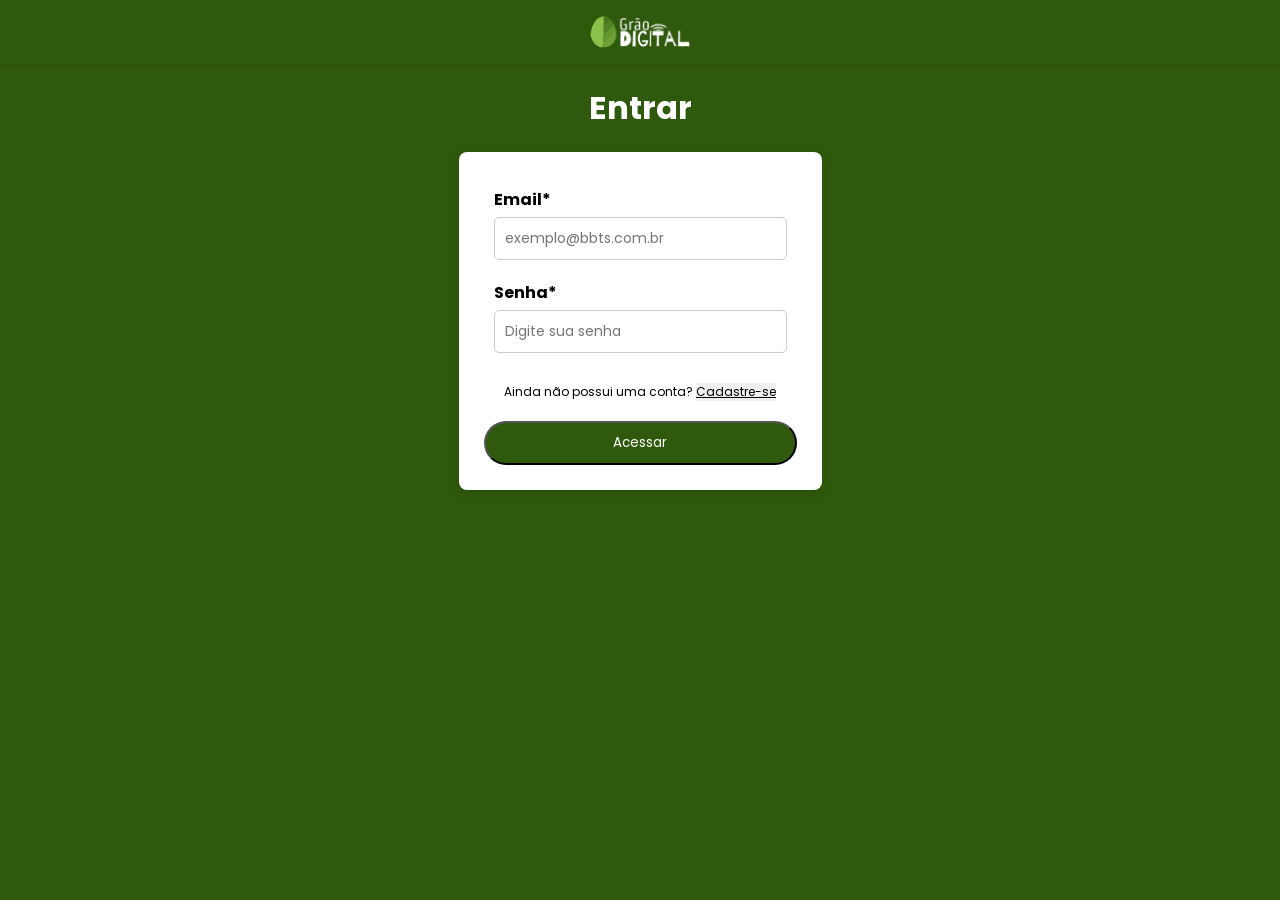
<file: index.html>
<!DOCTYPE html>
<html lang="en">
<head>
    <meta charset="UTF-8">
    <meta name="viewport" content="width=device-width, initial-scale=1.0">
    <title>Login</title>
     <link
      href="https://fonts.googleapis.com/css2?family=Poppins:wght@300;400;700&display=swap"
      rel="stylesheet"/>
    <link rel="stylesheet" href="../css/style.css">
</head>
<body>
    <header class="header">
        <div class="logo">
            <img src="../assests/imgs/logo.png" alt="logo" class="logo">
        </div>
    </header>

    <h1>Entrar</h1>
    
    <div class="container"> 
        <form class="container-2">       
            <div class="forms-geral">
                <div class="form">
                    <label>Email*</label>
                    <input type="email" id="email" placeholder="exemplo@bbts.com.br">
                </div>
                        
                <div class="form">
                    <label>Senha*</label>
                    <input type="password" id="senha" placeholder="Digite sua senha">                   
                </div>
            </div>
            <div class="texto-cadastro">
            Ainda não possui uma conta? 
            <button type="button" id="botao-cadastro" class="botao-cadastro">Cadastre-se</button> 
            </div>        
            <button type="button" id="botao-acessar" class="botao-acessar">Acessar</button> 
        </form>
    
    
    <div>  
    <script src="../js/script.js"></script>
</body>
</html>
</file>
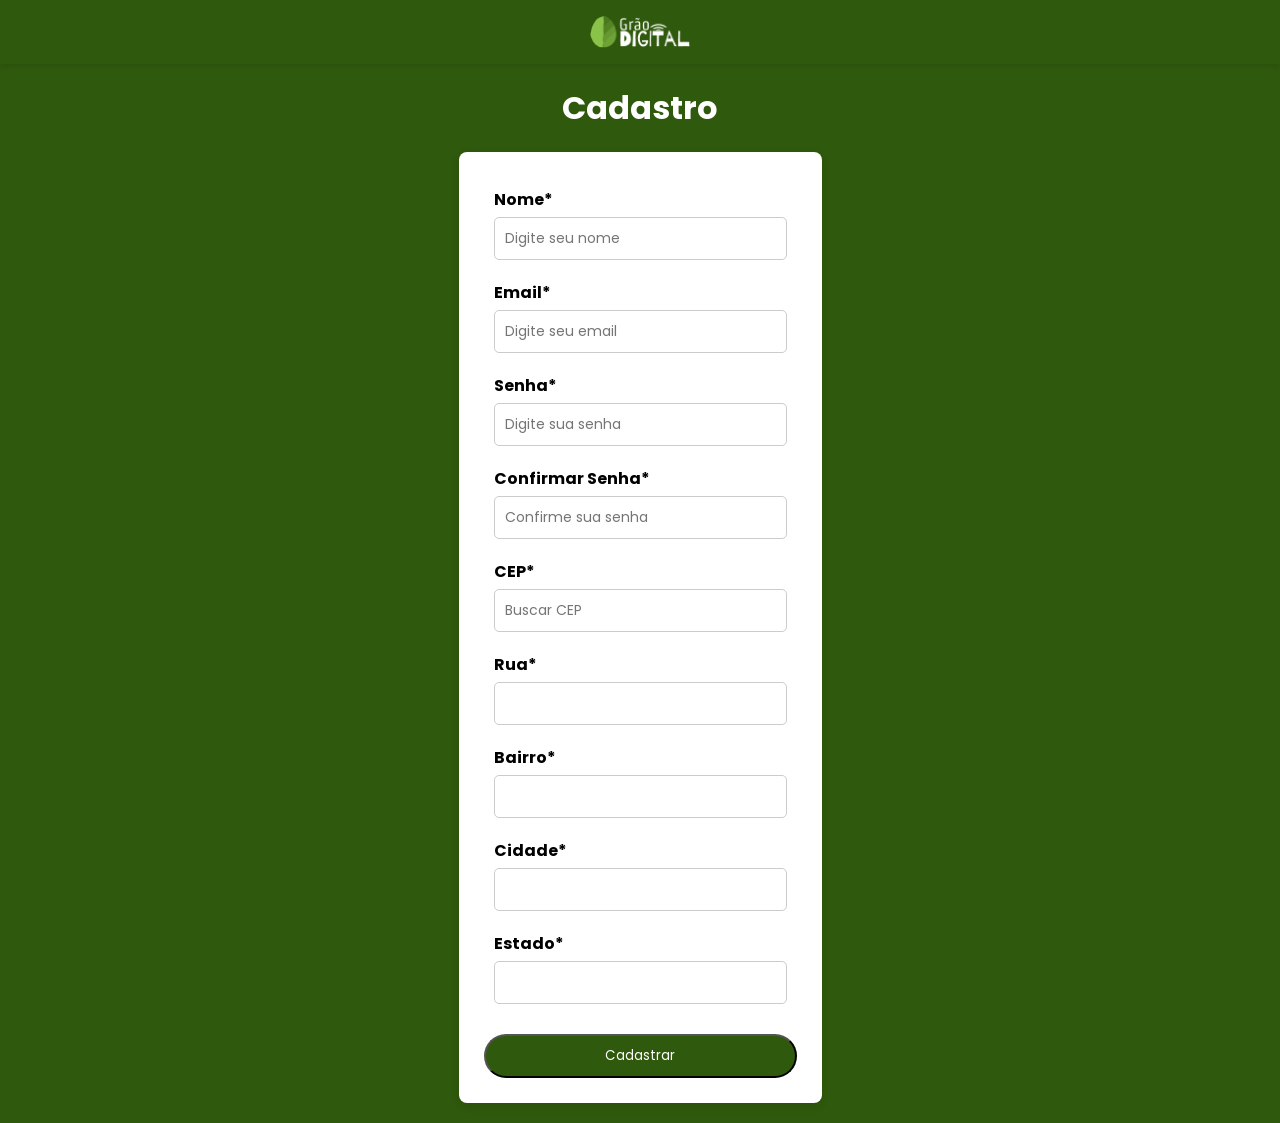
<file: cadastro.html>
<!DOCTYPE html>
<html lang="en">
<head>
    <meta charset="UTF-8">
    <meta name="viewport" content="width=device-width, initial-scale=1.0">
    <title>Cadastrar</title>
    <link
      href="https://fonts.googleapis.com/css2?family=Poppins:wght@300;400;700&display=swap"
      rel="stylesheet"/>
    <link rel="stylesheet" href="./style.css">
</head>

<body>
    <header class="header">
        <div class="logo">
            <img src="./assests/imgs/logo.png" alt="logo" class="logo">
        </div>
    </header>
    
    <h1>Cadastro</h1>
    <div class="container">
        <form class="container-2">           
            <div class="formulario">
                <div class="form">
                <label>Nome*</label>
                <input type="text" id="nome" name="nome" required placeholder="Digite seu nome">
                </div>

                <div class="form">
                <label>Email*</label>
                <input type="email" id="email" name="email" required placeholder="Digite seu email">
                </div>

                <div class="form">
                <label>Senha*</label>
                <input type="password" id="senha" name="senha" required placeholder="Digite sua senha">
                </div>

                <div class="form">
                <label>Confirmar Senha*</label>
                <input type="password" id="confirmar-senha" name="confirmar-senha" required placeholder="Confirme sua senha">
                </div>

                <div class="form">
                <label>CEP*</label>
                <input type="text" id="cep" name="cep" maxlength="9" placeholder="Buscar CEP">
                </div>

                <div class="form">
                <label>Rua*</label>
                <input type="text" id="rua" name="rua" required>
                </div>

                <div class="form">
                <label>Bairro*</label>
                <input type="text" id="bairro" name="bairro">
                </div>

                <div class="form">
                <label>Cidade*</label>
                <input type="text" id="cidade" name="cidade">
                </div>

                <div class="form">
                <label>Estado*</label>
                <input type="text" id="estado" name="estado">
                </div>
            </div>
            <button type="submit" id= "botao-cadastrar" class="botao-cadastrar">Cadastrar</button>
        </form>
    </div>

<script src="./script.js"></script>
</body>
</html>
</file>
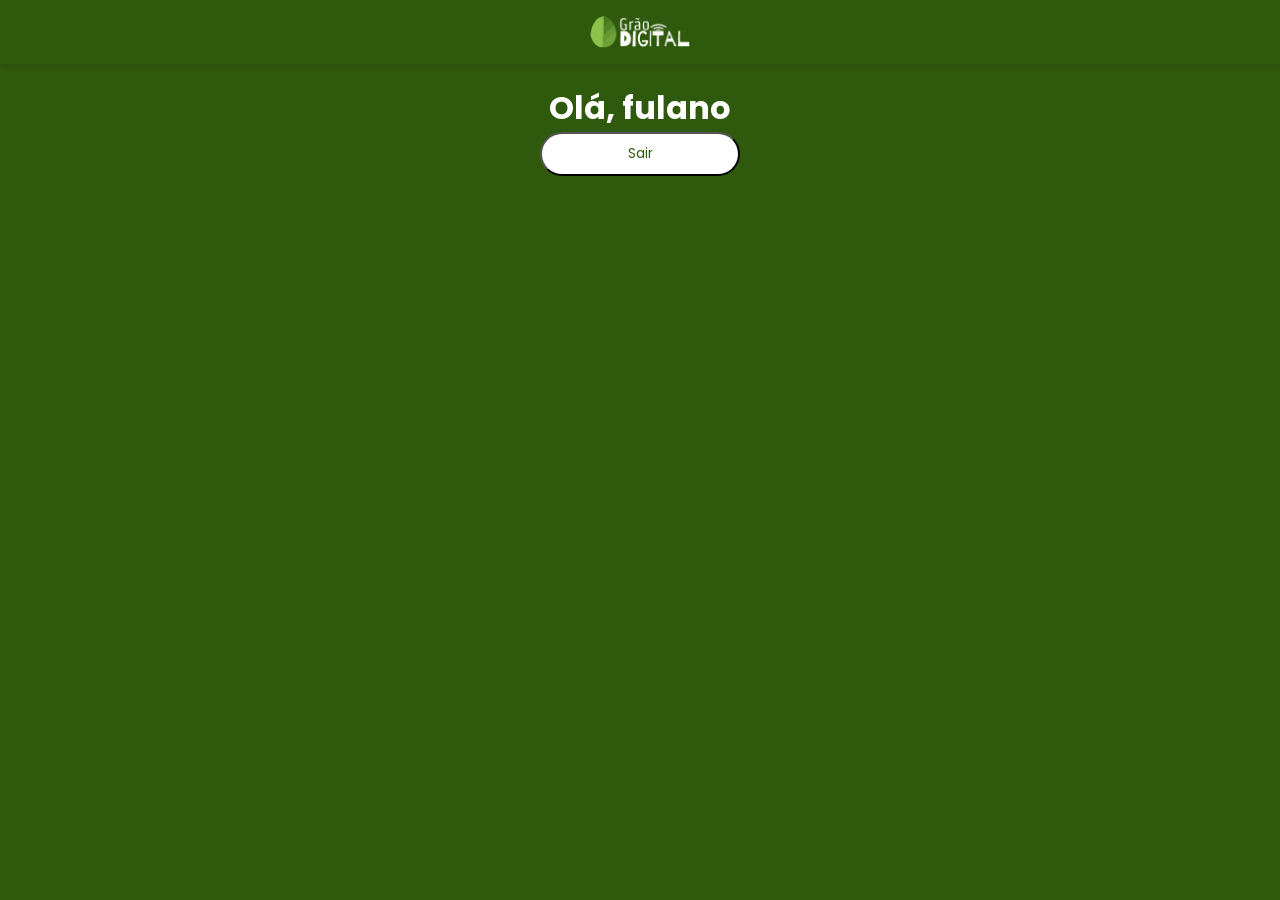
<file: home.html>
<!DOCTYPE html>
<html lang="en">
<head>
    <meta charset="UTF-8">
    <meta name="viewport" content="width=device-width, initial-scale=1.0">
    <title>Home</title>
    <link
      href="https://fonts.googleapis.com/css2?family=Poppins:wght@300;400;700&display=swap"
      rel="stylesheet"/>
    <link rel="stylesheet" href="./style.css">
</head>

<body>
    <header class="header">
        <div class="logo">
            <img src="./assests/imgs/logo.png" alt="logo" class="logo">
        </div>
    </header>
    
    <h1>Olá, fulano</h1>

    <button type="button" id= "botao-sair" class="botao-sair">Sair</button>

<script src="./script.js"></script>
</body>
</html>
</file>
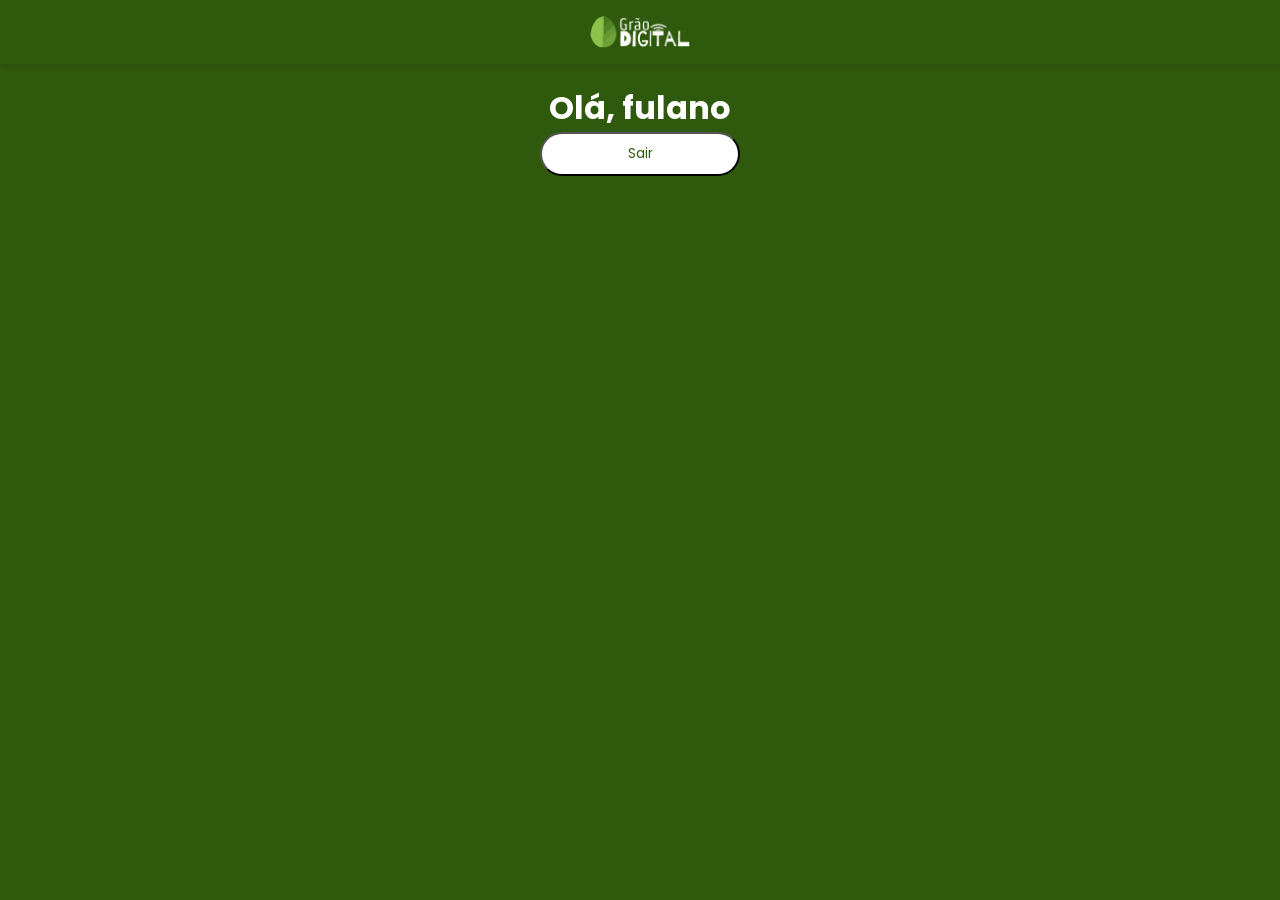
<file: telas/home.html>
<!DOCTYPE html>
<html lang="en">
<head>
    <meta charset="UTF-8">
    <meta name="viewport" content="width=device-width, initial-scale=1.0">
    <title>Home</title>
    <link
      href="https://fonts.googleapis.com/css2?family=Poppins:wght@300;400;700&display=swap"
      rel="stylesheet"/>
    <link rel="stylesheet" href="../css/style.css">
</head>

<body>
    <header class="header">
        <div class="logo">
            <img src="../assests/imgs/logo.png" alt="logo" class="logo">
        </div>
    </header>
    
    <h1>Olá, fulano</h1>

    <button type="button" id= "botao-sair" class="botao-sair">Sair</button>

<script src="../js/script.js"></script>
</body>
</html>
</file>
<file: css/style.css>
*{
margin:0;
padding:0;
box-sizing:border-box;
font-family: Poppins;
}

body{
background:#2F590C;
display:flex;
flex-direction:column;
align-items:center;
}

/* Header */
.header{
width:100%;
background:#2F590C;
padding:15px;
display:flex;
justify-content:center;
box-shadow:0 2px 5px rgba(0,0,0,0.1);
}

h1{
    color:white;
    padding-top: 20px;
}
.logo{
max-width:100px;
height:auto;
display: block;

}

/* Container */
.container{
width:100%;
max-width:400px;
padding:20px;
display: flex;
justify-content: center;
}

/* Formulário*/
.container-2{
background:white;
padding:25px;
border-radius:8px;
box-shadow:0 3px 10px rgba(0,0,0,0.1);
display:flex;
flex-direction:column;
gap:20px;
}

.form{
display:flex;
flex-direction:column;
padding:10px;
}

label{
margin-bottom:5px;
font-weight:bold;
}

input{
padding:10px;
border-radius:5px;
border:1px solid #ccc;
font-size:14px;
}

/* Texto cadastro */
.texto-cadastro{
color: #000;
text-align: center;
font-family: Poppins;
font-size: 12px;
font-style: normal;
font-weight: 400;
line-height: normal;;
}

/* Botao cadastre-se */
.botao-cadastro{
color: #000;
font-family: Poppins;
font-size: 12px;
font-style: normal;
font-weight: 400;
line-height: normal;
text-decoration-line: underline;
text-decoration-style: solid;
text-decoration-skip-ink: auto;
text-decoration-thickness: auto;
text-underline-offset: auto;

background-color: none;
border: none;
cursor: pointer;
}

.botao-cadastro:hover {
     font-weight: bold;
}

/* Botão Acessar */
.botao-acessar{ 
display: flex;

padding: 10px;
justify-content: center;
align-items: center;
gap: 10px;

border-radius: 50px;

background-color: #2F590C;
color: #ffff;
}

.botao-acessar:hover {
    background-color: #ffff;
    color: #2F590C;
}

/* ============================================= */
/* ============== Tela cadastro ================*/
/* ============================================= */


/* Botão Cadastrar */
.botao-cadastrar{ 
display: flex;

padding: 10px;
justify-content: center;
align-items: center;
gap: 10px;

border-radius: 50px;

background-color: #2F590C;
color: #ffff;
}

.botao-cadastrar:hover {
background-color: #ffff;
color: #2F590C;
}

/* ============================================= */
/* ============== Tela cadastro ================*/
/* ============================================= */

/* Botão Sair */
.botao-sair{ 
display: flex;
width: 200px;

padding: 10px;
justify-content: center;
align-items: center;
gap: 10px;

border-radius: 30px;

background-color: #ffffff;
color: #2F590C;
}

.botao-sair:hover {
    background-color: #ffff;
    color: #2F590C;
}

/* Resposividade*/
@media (max-width:600px){

.logo{
max-width:100px;
}
h1{
font-size:25px;
}
.container{
max-width:90%;
}

}
</file>
<file: style.css>
*{
margin:0;
padding:0;
box-sizing:border-box;
font-family: Poppins;
}

body{
background:#2F590C;
display:flex;
flex-direction:column;
align-items:center;
}

/* Header */
.header{
width:100%;
background:#2F590C;
padding:15px;
display:flex;
justify-content:center;
box-shadow:0 2px 5px rgba(0,0,0,0.1);
}

h1{
    color:white;
    padding-top: 20px;
}
.logo{
max-width:100px;
height:auto;
display: block;

}

/* Container */
.container{
width:100%;
max-width:400px;
padding:20px;
display: flex;
justify-content: center;
}

/* Formulário*/
.container-2{
background:white;
padding:25px;
border-radius:8px;
box-shadow:0 3px 10px rgba(0,0,0,0.1);
display:flex;
flex-direction:column;
gap:20px;
}

.form{
display:flex;
flex-direction:column;
padding:10px;
}

label{
margin-bottom:5px;
font-weight:bold;
}

input{
padding:10px;
border-radius:5px;
border:1px solid #ccc;
font-size:14px;
}

/* Texto cadastro */
.texto-cadastro{
color: #000;
text-align: center;
font-family: Poppins;
font-size: 12px;
font-style: normal;
font-weight: 400;
line-height: normal;;
}

/* Botao cadastre-se */
.botao-cadastro{
color: #000;
font-family: Poppins;
font-size: 12px;
font-style: normal;
font-weight: 400;
line-height: normal;
text-decoration-line: underline;
text-decoration-style: solid;
text-decoration-skip-ink: auto;
text-decoration-thickness: auto;
text-underline-offset: auto;

background-color: none;
border: none;
cursor: pointer;
}

.botao-cadastro:hover {
     font-weight: bold;
}

/* Botão Acessar */
.botao-acessar{ 
display: flex;

padding: 10px;
justify-content: center;
align-items: center;
gap: 10px;

border-radius: 50px;

background-color: #2F590C;
color: #ffff;
}

.botao-acessar:hover {
    background-color: #ffff;
    color: #2F590C;
}

/* ============================================= */
/* ============== Tela cadastro ================*/
/* ============================================= */


/* Botão Cadastrar */
.botao-cadastrar{ 
display: flex;

padding: 10px;
justify-content: center;
align-items: center;
gap: 10px;

border-radius: 50px;

background-color: #2F590C;
color: #ffff;
}

.botao-cadastrar:hover {
background-color: #ffff;
color: #2F590C;
}

/* ============================================= */
/* ============== Tela cadastro ================*/
/* ============================================= */

/* Botão Sair */
.botao-sair{ 
display: flex;
width: 200px;

padding: 10px;
justify-content: center;
align-items: center;
gap: 10px;

border-radius: 30px;

background-color: #ffffff;
color: #2F590C;
}

.botao-sair:hover {
    background-color: #ffff;
    color: #2F590C;
}

/* Resposividade*/
@media (max-width:600px){

.logo{
max-width:100px;
}
h1{
font-size:25px;
}
.container{
max-width:90%;
}

}
</file>
